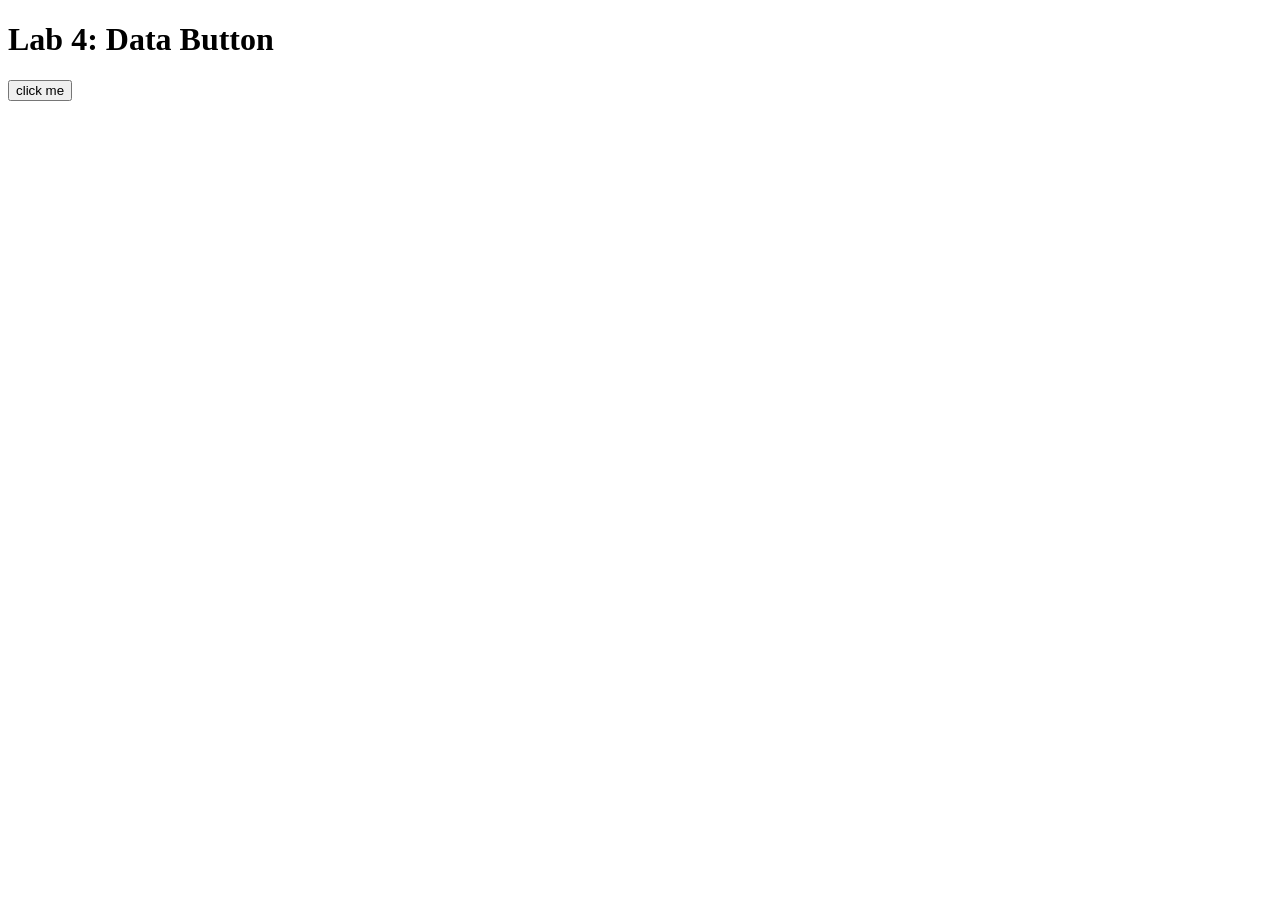
<file: lab04.html>
<!DOCTYPE html>
<html lang="en">

<head>
    <!-- All techy stuff goes here, inside HEAD -->
    <meta charset="UTF-8">
    <meta name="viewport" content="width=device-width, initial-scale=1.0">

    <!-- Overall title of your page -->
    <title>Lab 4</title>

    <!-- jQuery library -->
    <script src="https://code.jquery.com/jquery-3.7.1.min.js"></script>

    <!-- Link to external JavaScript file -->
    <script src="lab04.js" defer></script>
</head>

<body>
    <!-- Main content goes here, inside BODY -->
    <h1>Lab 4: Data Button</h1>

    <button id="needy-button">click me</button>

    <div id="output"></div>
</body>

</html>
</file>
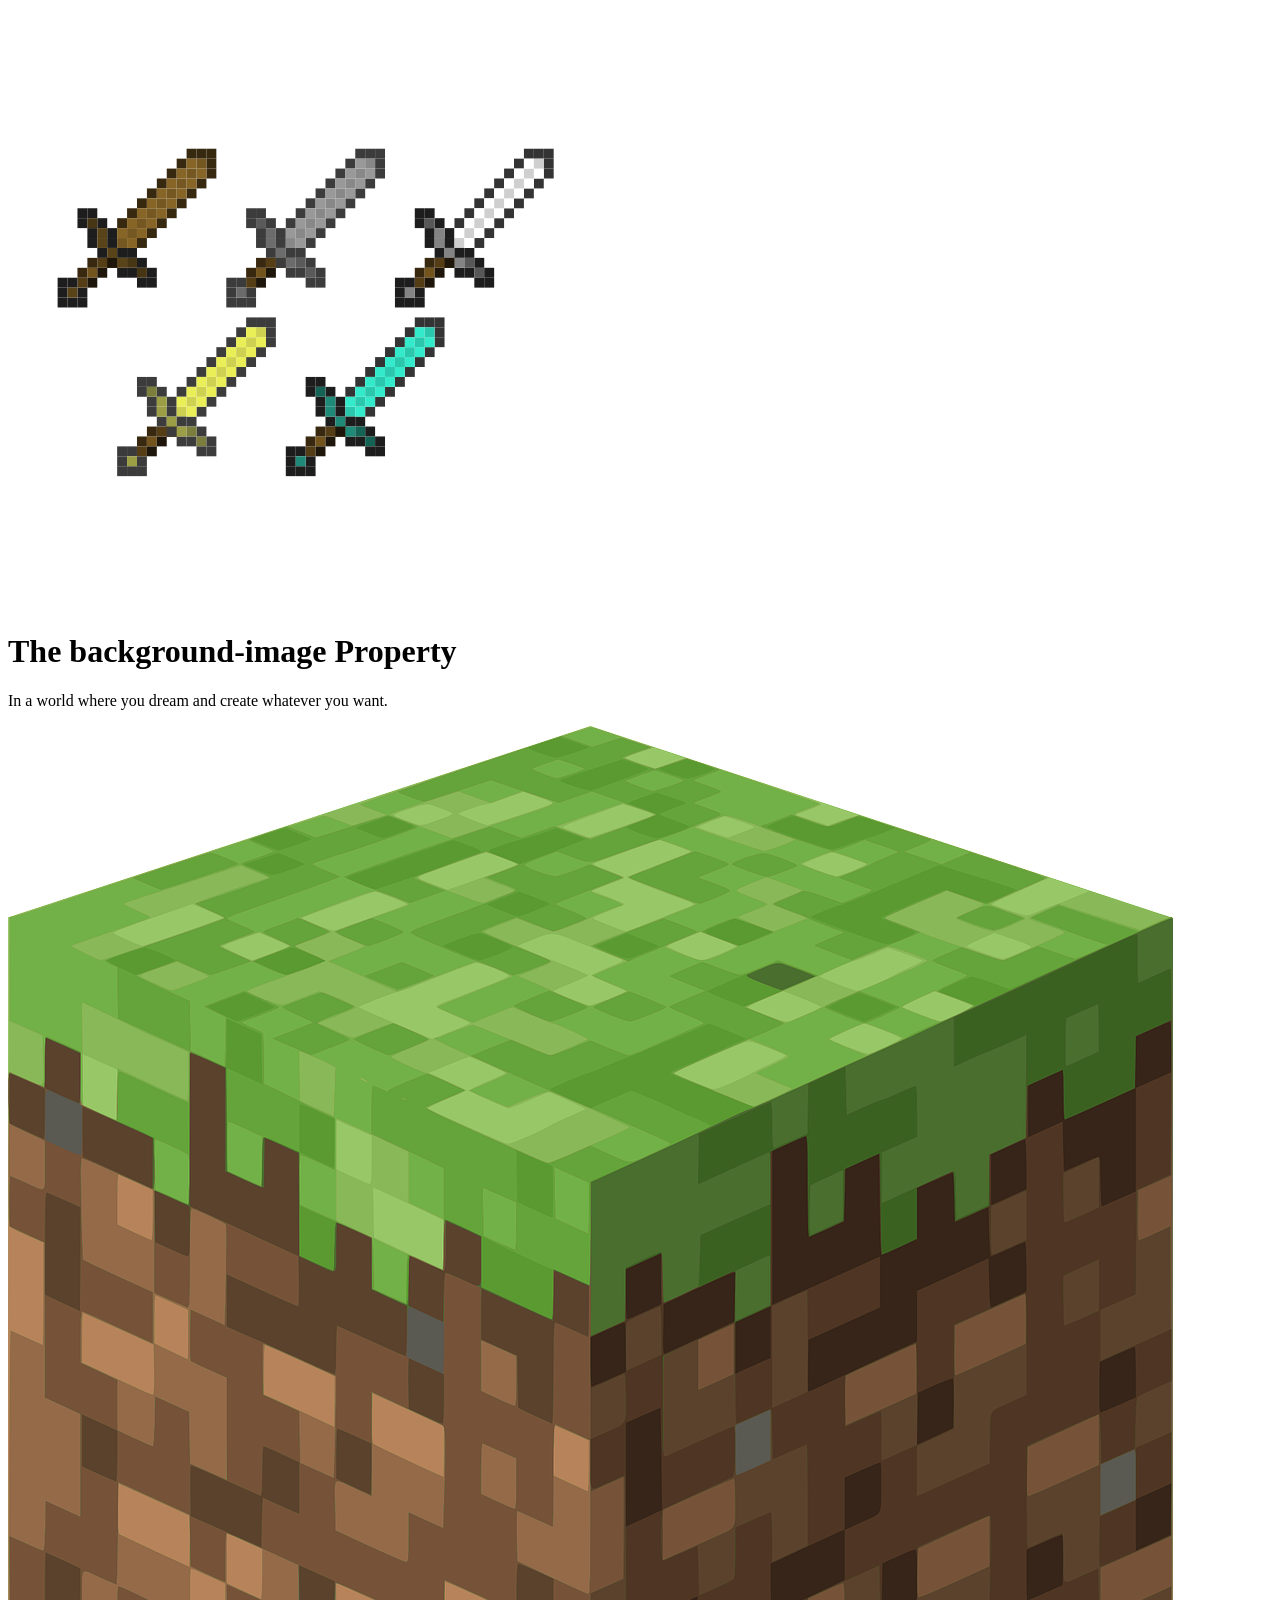
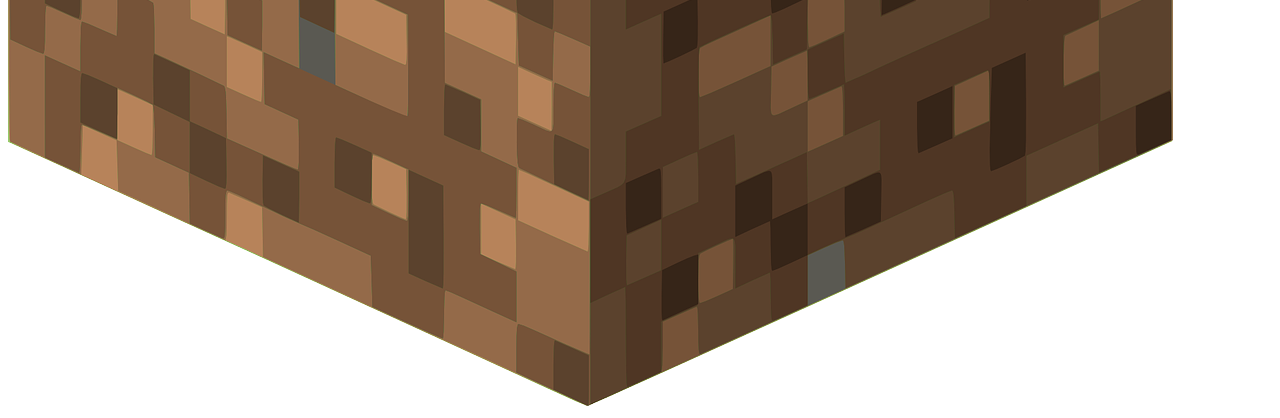
<file: environ/env03.html>
<!DOCTYPE html>
<html>
<head>
  <link rel="stylesheet" href="env03.css">
  <script src="https://code.jquery.com/jquery-3.7.1.min.js"></script>
  <script src="env03.js" defer></script>


  <div>
  
<meta charset="utf-8">
    <title>Environment 01</title>
    <link href="env.css" rel="stylesheet" type="text/css">
<style>

  </div>
  
body {
  background-image: url("Queso.png");
}

</style>
</head>
<body>
 
<div> 
    <img src="minecraft-swords.png">

<div id="environment-output"></div>
    
<h1>The background-image Property</h1>


<p>In a world where you dream and create whatever you want.</p>
<img src="Minecraft.png">
</body>
</html>
</file>
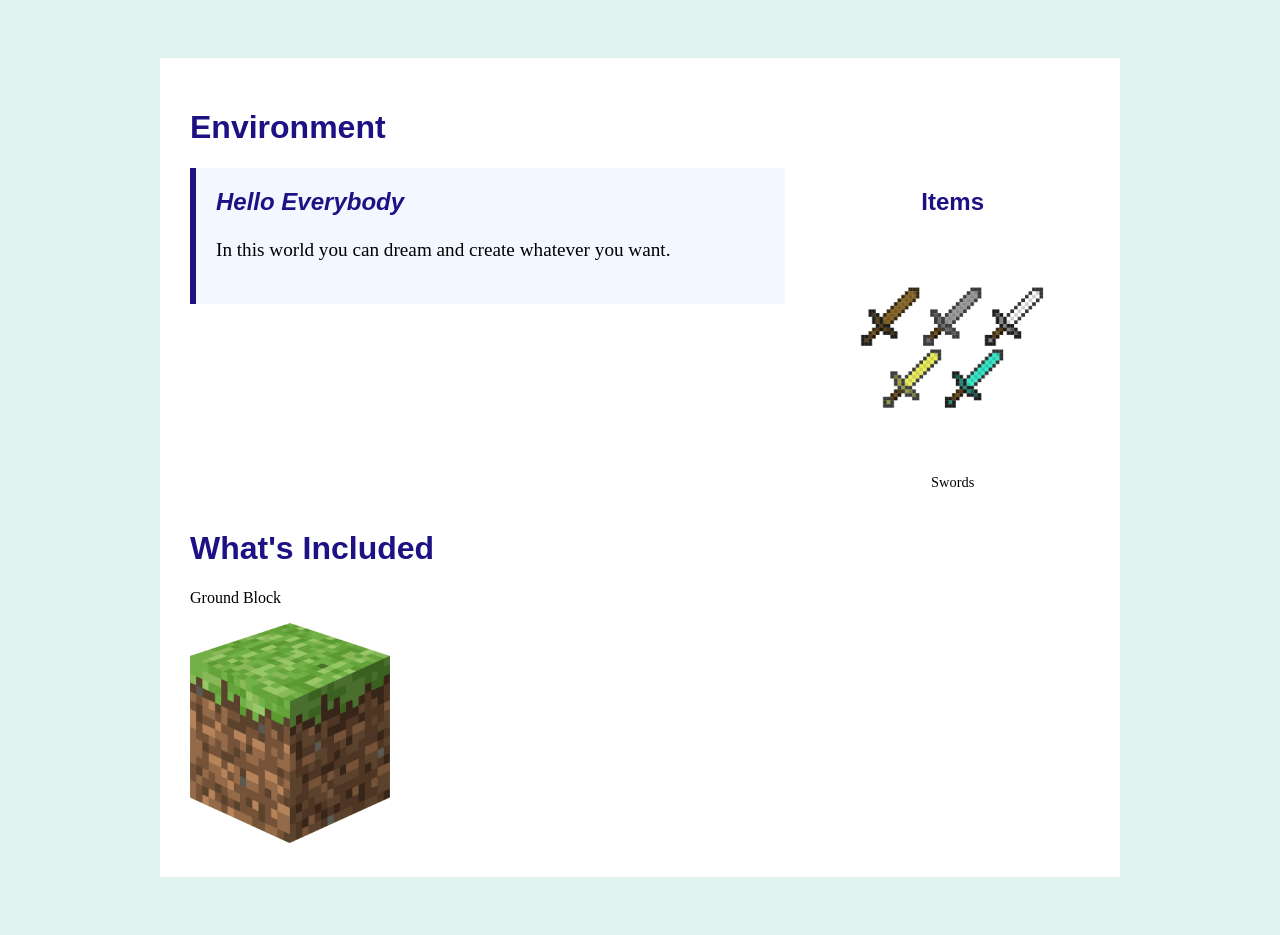
<file: environ/env04.html>
<!doctype html>
<html lang="en">
<head>
    <meta charset="utf-8">
    <title>Environment 01</title>
    <link href="env04.css" rel="stylesheet" type="text/css">
</head>
<body>

</body>
</html>
  
  <body>
      <div id="page">
        <h1>Environment</h1>

<div class="top-section">
 
    <div id="introduction">
     <h2>Hello Everybody</h2>
     <p>
        In this world you can dream and create whatever you want.
    </p>
 
  </div>

 <div class="profile">
    <h2>Items</h2>
    <img src="minecraft-swords.png" alt="A portrait of me">
    <p>Swords</p>
 </div>

</div>

<meta charset="utf-8">
    <title>Environment 01</title>
    <link href="env04.css" rel="stylesheet" type="text/css">
<style>

  </div>
  
body {
  background-image: url("Queso.png");
}

</style>
</head>
<body>
    
<h1>What's Included</h1>


<p>Ground Block</p>
<img src="Minecraft.png">
</body>
</html>

<link rel="stylesheet" href="env04.css">

<script src="https://code.jquery.com/jquery-3.7.1.min.js"></script>

<script src="env04.js" defer></script>

<div id="environment-output"></div>
</file>
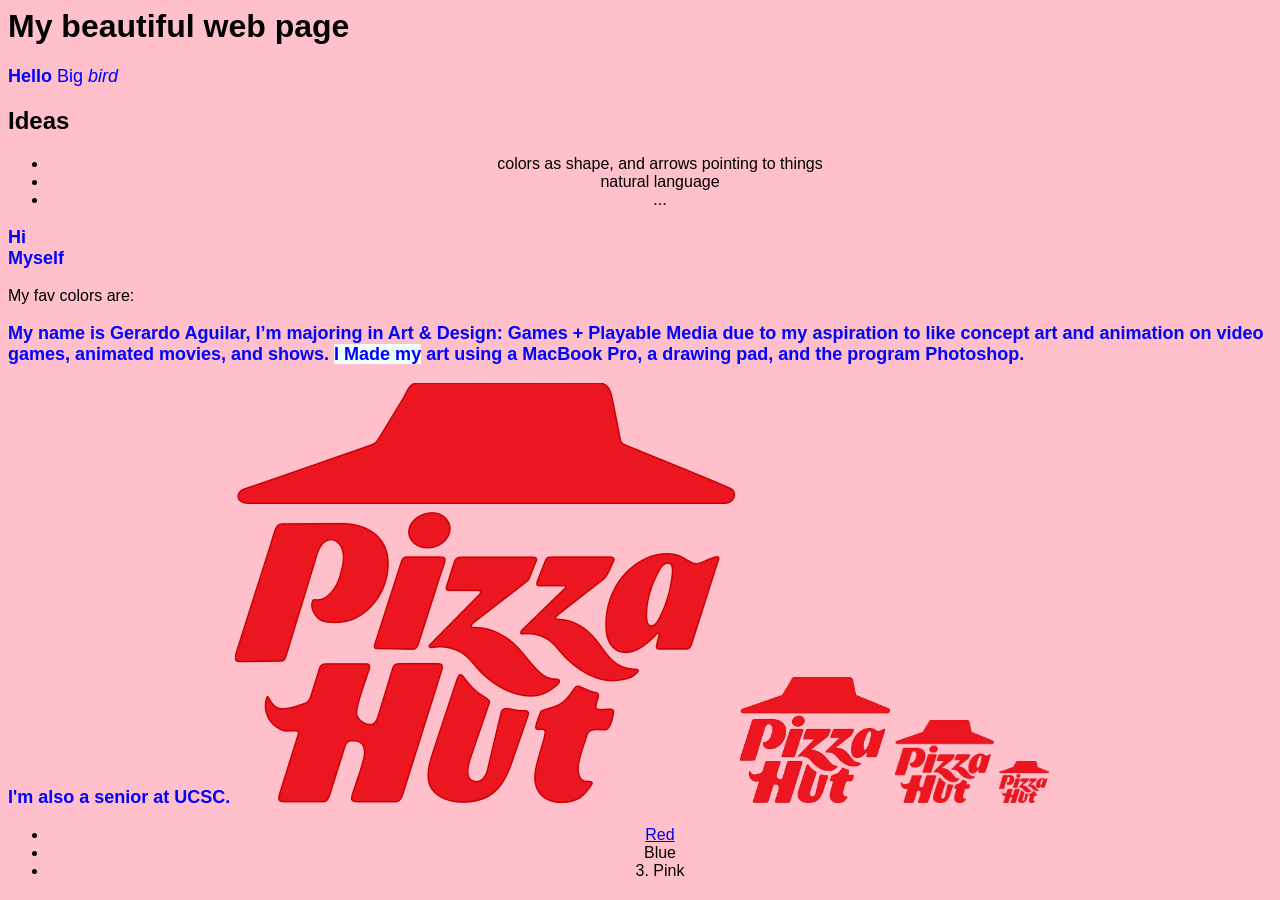
<file: exercises/ex02.html>
<html>

<head>
 
    <title>The redest page</title>
    
    <link href="ex02.css" rel="stylesheet" type="text/css">

</head>

<body>

    <h1>My beautiful web page</h1>

    <p>Hello <strong>Big <em>bird</em></strong></p>

    <h2>Ideas</h2>
    <ul>
        <li> colors as shape, and arrows pointing to things</li>

        <li>natural language</li>
        <li>...</li>
    </ul>


    <p>Hi <br>Myself</p>

    My fav colors are:</P>

    <p>My name is Gerardo Aguilar, I’m majoring in Art & Design: Games + Playable Media due to my aspiration to like concept art and animation on video games, animated movies, and shows. <span class="highlight_01" >I Made my</span> art using a MacBook Pro, a drawing pad, and the program Photoshop.</p>

    <p> I'm also a senior at UCSC.
    

    <img src="Pizza_Hut_2025.svg.png">
<img  id="pizza-huge" src="Pizza_Hut_2025.svg.png">

  <img  id="pizza-medium" src="Pizza_Hut_2025.svg.png">

  <img id="pizza-small" src="Pizza_Hut_2025.svg.png">

    <ul>
        <li><a href="https://en.wikipedia.org/wiki/Pizza_Hut">Red</a></li>
        <li>Blue</li>
        <li>3. Pink</li>
</body>


</html>
</file>
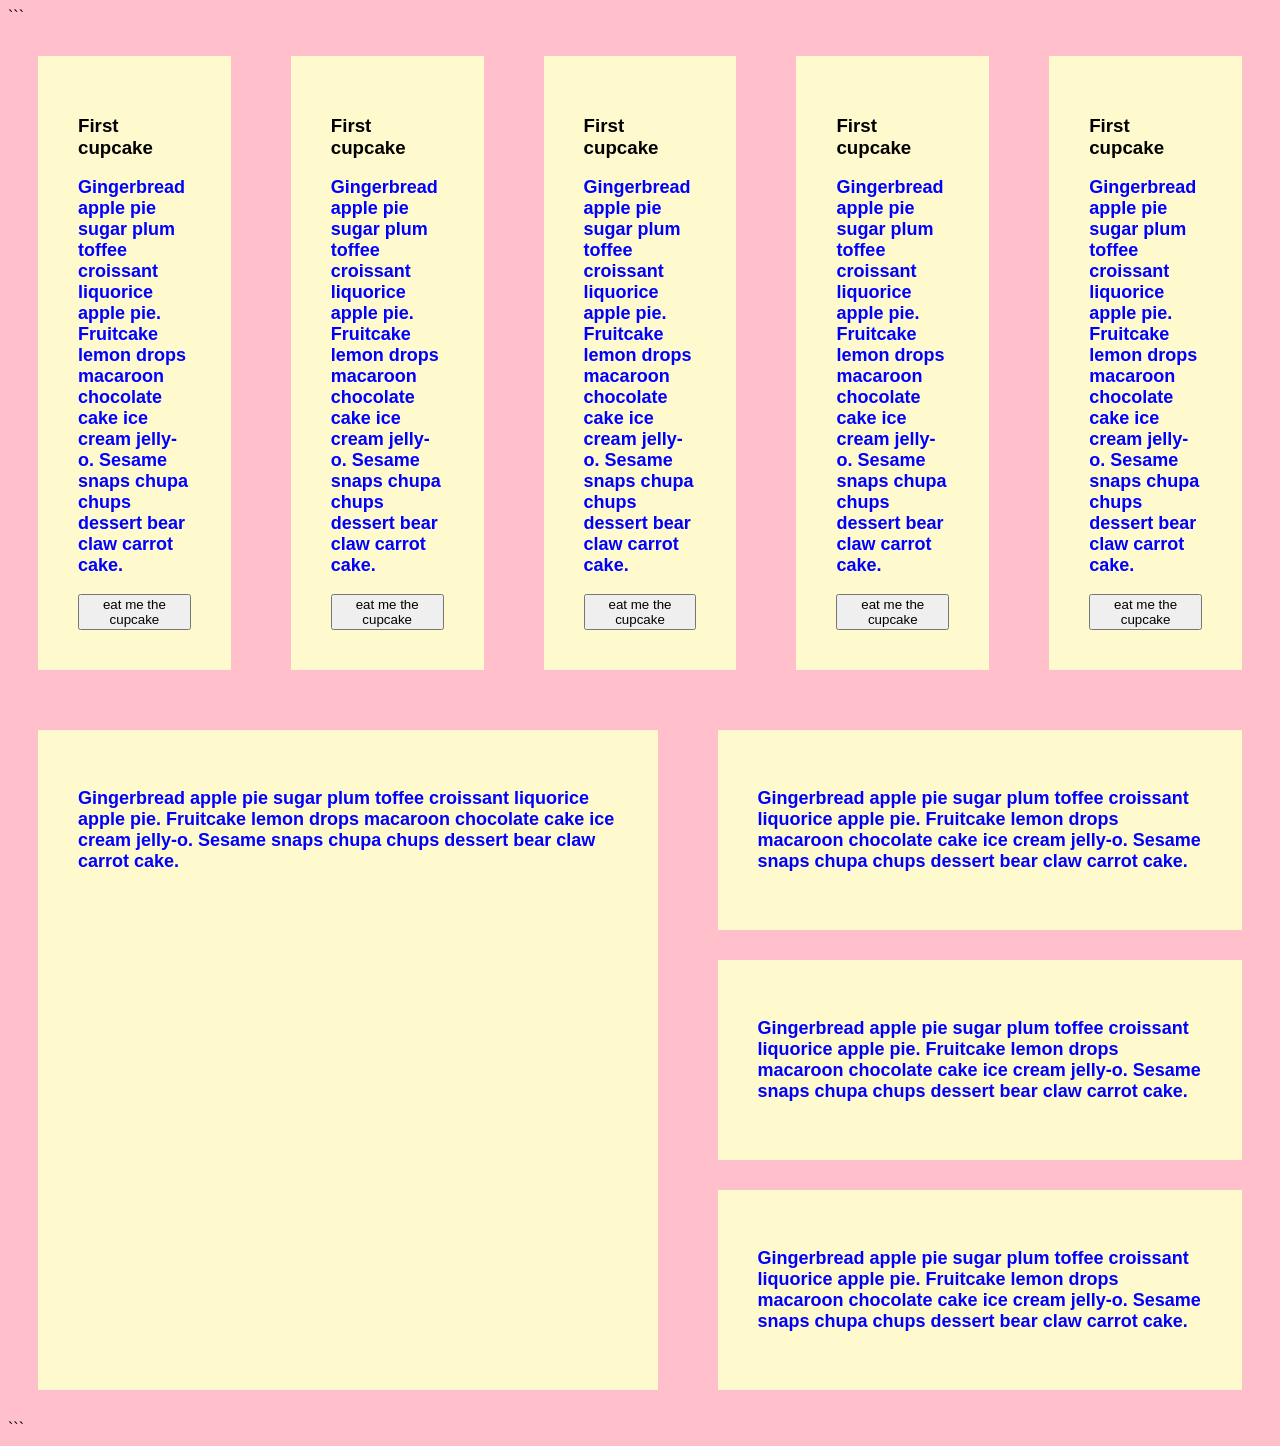
<file: exercises/ex03.html>
```
<!DOCTYPE html>
<html lang="en">

<head>
    <meta charset="UTF-8">
    <meta name="viewport" content="width=device-width, initial-scale=1.0">
    <link href="ex02.css" rel="stylesheet" type="text/css">
    <title>BOXES</title>
</head>

<body>

    <div class="my-flex">
        <div class="test-div">
            <h3>First cupcake</h3>
            <p>Gingerbread apple pie sugar plum toffee croissant liquorice apple pie. Fruitcake lemon drops macaroon
                chocolate cake ice cream jelly-o. Sesame snaps chupa chups dessert bear claw carrot cake.</p>
            <button>eat me the cupcake</button>
        </div>
        <div class="test-div">
            <h3>First cupcake</h3>
            <p>Gingerbread apple pie sugar plum toffee croissant liquorice apple pie. Fruitcake lemon drops macaroon
                chocolate cake ice cream jelly-o. Sesame snaps chupa chups dessert bear claw carrot cake.</p>
            <button>eat me the cupcake</button>
        </div>
        <div class="test-div">
            <h3>First cupcake</h3>
            <p>Gingerbread apple pie sugar plum toffee croissant liquorice apple pie. Fruitcake lemon drops macaroon
                chocolate cake ice cream jelly-o. Sesame snaps chupa chups dessert bear claw carrot cake.</p>
            <button>eat me the cupcake</button>
        </div>
        <div class="test-div">
            <h3>First cupcake</h3>
            <p>Gingerbread apple pie sugar plum toffee croissant liquorice apple pie. Fruitcake lemon drops macaroon
                chocolate cake ice cream jelly-o. Sesame snaps chupa chups dessert bear claw carrot cake.</p>
            <button>eat me the cupcake</button>
        </div>
        <div class="test-div">
            <h3>First cupcake</h3>
            <p>Gingerbread apple pie sugar plum toffee croissant liquorice apple pie. Fruitcake lemon drops macaroon
                chocolate cake ice cream jelly-o. Sesame snaps chupa chups dessert bear claw carrot cake.</p>
            <button>eat me the cupcake</button>
        </div>
    </div>


<div class="my-flex">
       <div class="test-div">          
            <p>Gingerbread apple pie sugar plum toffee croissant liquorice apple pie. Fruitcake lemon drops macaroon
                chocolate cake ice cream jelly-o. Sesame snaps chupa chups dessert bear claw carrot cake.</p>
        </div>

    <div>
       <div class="test-div">          
            <p>Gingerbread apple pie sugar plum toffee croissant liquorice apple pie. Fruitcake lemon drops macaroon
                chocolate cake ice cream jelly-o. Sesame snaps chupa chups dessert bear claw carrot cake.</p>
        </div>
       <div class="test-div">          
            <p>Gingerbread apple pie sugar plum toffee croissant liquorice apple pie. Fruitcake lemon drops macaroon
                chocolate cake ice cream jelly-o. Sesame snaps chupa chups dessert bear claw carrot cake.</p>
        </div>
       <div class="test-div">          
            <p>Gingerbread apple pie sugar plum toffee croissant liquorice apple pie. Fruitcake lemon drops macaroon
                chocolate cake ice cream jelly-o. Sesame snaps chupa chups dessert bear claw carrot cake.</p>
        </div>
    </div>
</div>


</body>

</html>

```
</file>
<file: environ/env03.css>
}
img {
    width: 100px;
}
</file>
<file: environ/env.css>
}
img {
    width: 100px;
}
</file>
<file: environ/env04.css>
}
img {
    width: 100px;
}

body {
    background: #e1f3f1;
    padding: 50px;
}
h1,
h2,
h3 {
    color: #1d1184;
    font-family: sans-serif;
}
img {
    width: 200px;
}
#page {
    max-width: 900px;
    margin: 0 auto 0 auto;
    background: white;
    padding: 30px;
}
.top-section {
    display: flex;
    gap: 30px;
    align-items: flex-start;
    margin: 0 0 25px 0;
}
#introduction {
    background: #f3f7ff;
    padding: 20px;
    border-left: 6px solid #1d1184;
    flex: 2;
}

#introduction h2 {
    font-style: italic;
    margin-top: 0;
}

#introduction p {
    font-size: 120%;
    line-height: 1.5;
}
.profile {
    text-align: center;
    flex: 1;
}

.profile img {
    width: 220px;
    border-radius: 12px;
}

.profile p {
    font-size: 90%;
}
Add this to site.css:

.navigation {
    background: #fff7e8;
    padding: 20px;
    border-radius: 12px;
}

.navigation h2 {
    margin-top: 0;
}

.navigation li {
    margin-bottom: 8px;
}

.navigation a {
    color: #1d1184;
    font-weight: bold;
</file>
<file: exercises/ex02.css>
p { color : red; font-size: large; font-weight;bold; }

p strong {font-weight: normal;}

li { text-align:center; }


html { font-family: Sans-serif; background-color:aqua;}

p { color : blue; font-size: large; }

li { text-align: center; }

html { font-family: Sans-serif; background-color: pink; }


/* select all html tags that have a class highlight_01 */
.highlight_01 {background-color:azure;}

.highlight_02 {background-color: orange;}

.highlight_03 {background-color: rgb(238, 255, 161);}

#pizza-huge { width: 150px}
#pizza-medium { width: 99px}
#pizza-small { width: 50px}


p {
    color: blue;
    font-size: large;
    font-weight: bold;
}

p strong {
    font-weight: normal;
}

li {
    text-align: center;
}

html {
    font-family: Sans-serif;
    background-color: pink;
}


/* select all html tags that have a class highlight_01 */
.highlight_01 {
    background-color: azure;
}

.highlight_02 {
    background-color: orange;
}

.highlight_03 {
    background-color: rgb(238, 255, 161);
}

#pink-huge {
    width: 150px
}

#pink-medium {
    width: 99px
}

#pink-small {
    width: 50px
}


.test-div {
    background: lemonchiffon;
    margin: 30px;
    padding: 40px;
}

.my-flex { display: flex;}
</file>
